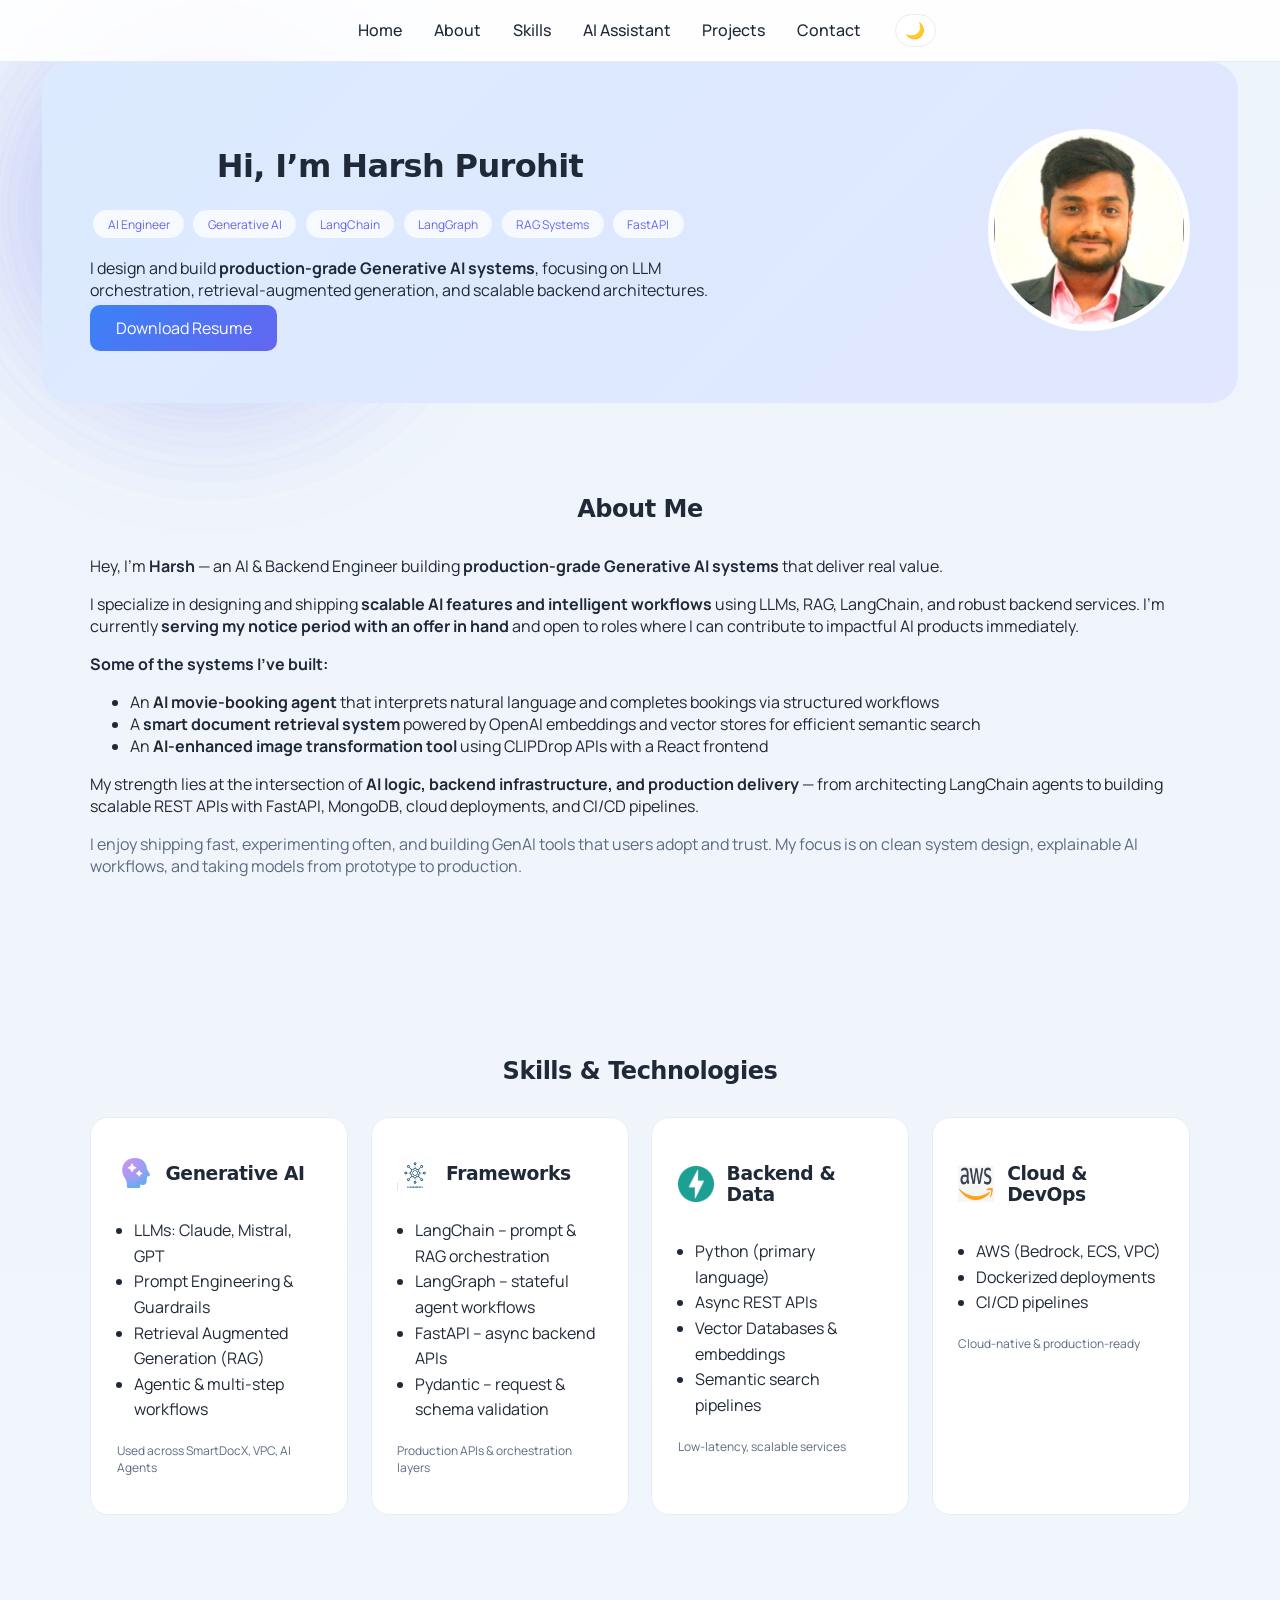
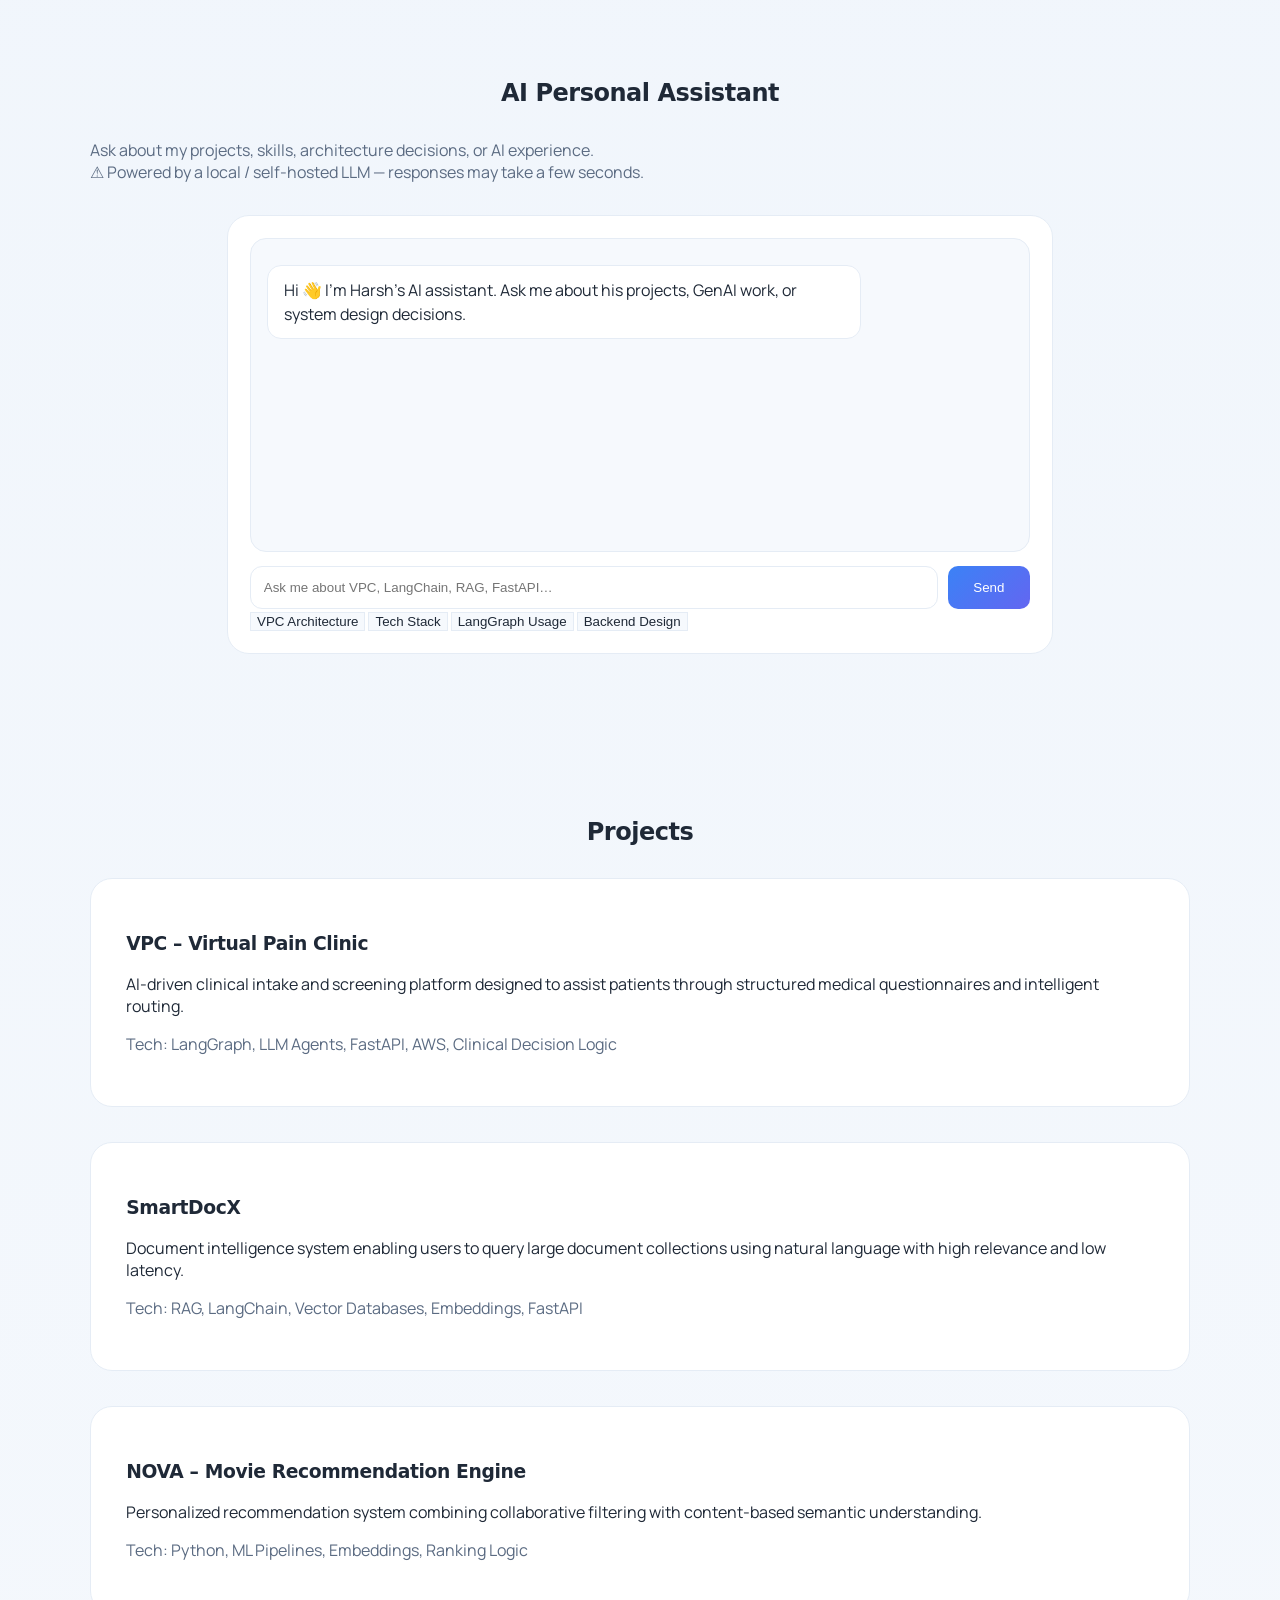
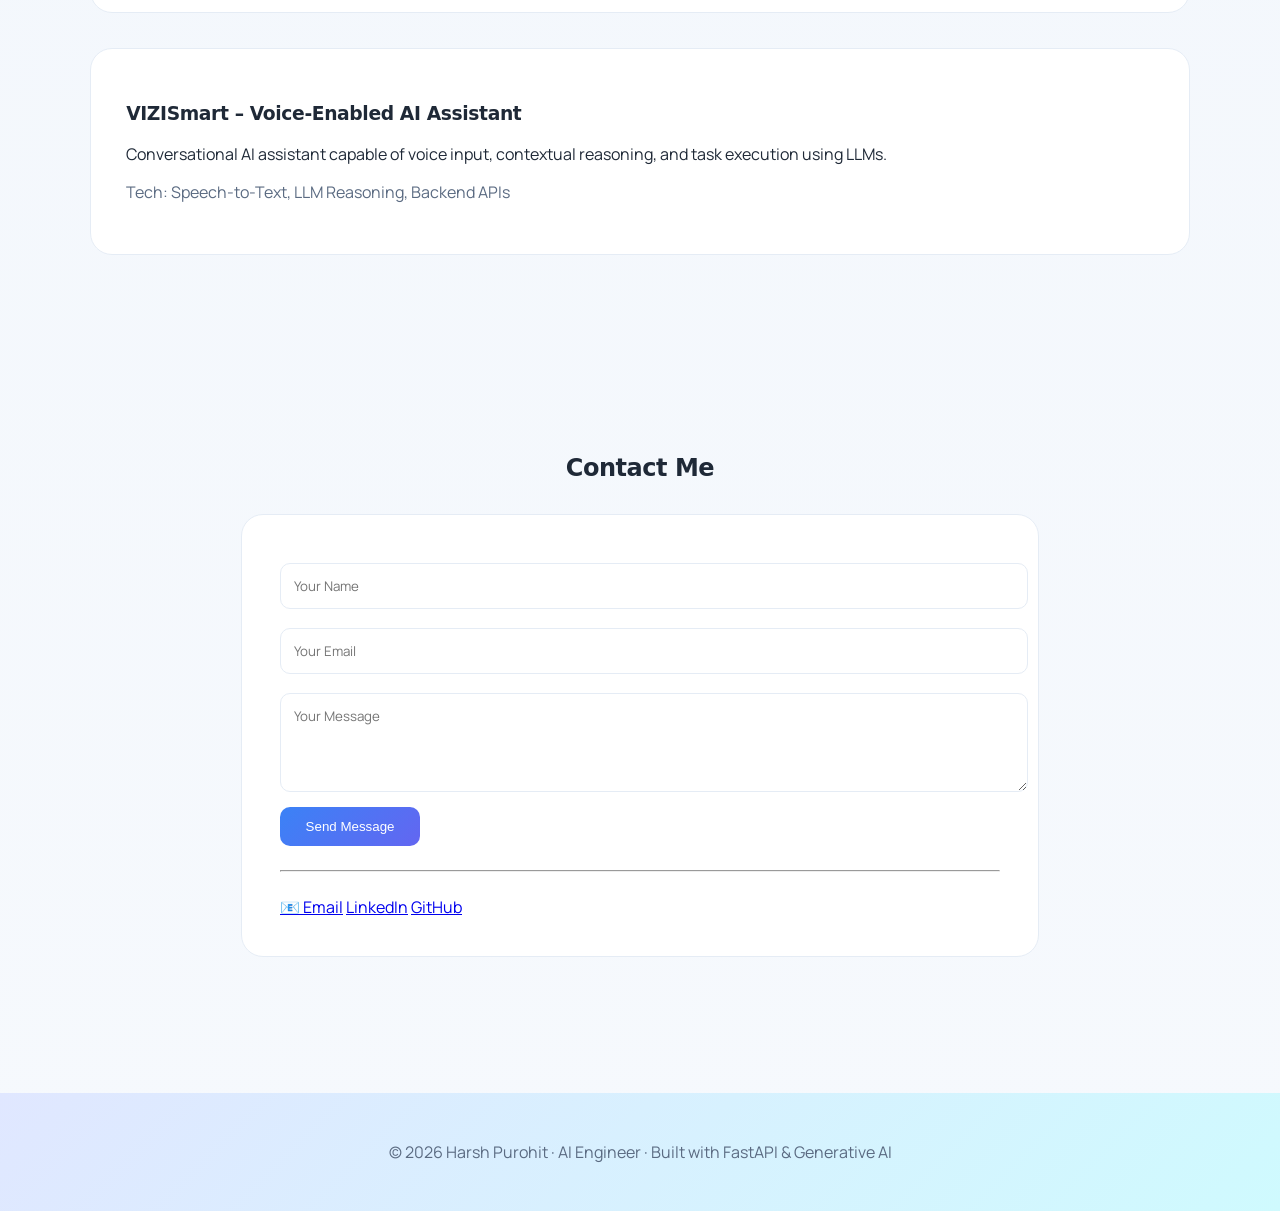
<file: index.html>
<!DOCTYPE html>
<html lang="en">
<head>
<meta charset="UTF-8" />
<meta name="viewport" content="width=device-width, initial-scale=1" />

<!-- ================= SEO ================= -->
<title>Harsh Purohit | AI Engineer & Generative AI Specialist</title>
<meta name="description" content="AI Engineer specializing in Generative AI, LangChain, LangGraph, RAG systems, FastAPI backends, and scalable cloud-native AI platforms." />
<meta name="keywords" content="AI Engineer, Generative AI, LangChain, LangGraph, RAG, FastAPI, Python, LLM, AWS Bedrock" />
<meta name="author" content="Harsh Purohit" />
<meta name="robots" content="index, follow" />

<link rel="canonical" href="https://harshpurohit.ai/" />

<!-- Open Graph -->
<meta property="og:title" content="Harsh Purohit | AI Engineer & GenAI Specialist" />
<meta property="og:description" content="Building production-grade AI systems using LLMs, RAG pipelines, and scalable backend architectures." />
<meta property="og:image" content="assets/profile-pic.jpg" />
<meta property="og:type" content="website" />

<!-- Twitter -->
<meta name="twitter:card" content="summary_large_image" />

<!-- Fonts -->
<link rel="preconnect" href="https://fonts.googleapis.com">
<link rel="preconnect" href="https://fonts.gstatic.com" crossorigin>
<link href="https://fonts.googleapis.com/css2?family=Inter:wght@300;400;500;600;700&display=swap" rel="stylesheet">
<!-- Fonts -->
<link href="https://fonts.cdnfonts.com/css/satoshi" rel="stylesheet">
<link href="https://fonts.googleapis.com/css2?family=Manrope:wght@300;400;500;600;700&display=swap" rel="stylesheet">


<!-- Schema -->
<script type="application/ld+json">
{
  "@context": "https://schema.org",
  "@type": "Person",
  "name": "Harsh Purohit",
  "jobTitle": "AI Engineer & Generative AI Specialist",
  "url": "https://harshpurohit.ai",
  "sameAs": [
    "https://www.linkedin.com/in/harshpurohit13/",
    "https://github.com/harshpurohit13"
  ],
  "knowsAbout": [
    "Generative AI",
    "LangChain",
    "LangGraph",
    "Retrieval Augmented Generation",
    "FastAPI",
    "LLM Systems",
    "AI Architecture"
  ]
}
</script>

<style>
/* =========================================================
   THEME VARIABLES
========================================================= */
:root {
  --bg-main: #eef4fb;
  --bg-soft: #f6f9fd;
  --bg-card: #ffffff;

  --text-main: #1f2937;
  --text-muted: #5b6b82;

  --blue: #3b82f6;
  --indigo: #6366f1;
  --violet: #8b5cf6;

  --border: #e5ecf5;
}

/* ===== DARK MODE VARIABLES ===== */
[data-theme="dark"] {
  --bg-main: #020617;
  --bg-soft: #020617;
  --bg-card: #0f172a;

  --text-main: #e5e7eb;
  --text-muted: #9ca3af;

  --border: #1f2937;
}

/* =========================================================
   BASE
========================================================= */
body {
  margin: 0;
  font-family: 'Manrope', system-ui, -apple-system, BlinkMacSystemFont, sans-serif;
  background: linear-gradient(180deg, var(--bg-main), var(--bg-soft));
  color: var(--text-main);
  scroll-behavior: smooth;
}

h1, h2, h3 {
  font-family: 'Satoshi', system-ui, -apple-system, BlinkMacSystemFont, sans-serif;
  letter-spacing: -0.02em;
}

section,
header {
  padding: 4.5rem 1rem;
  max-width: 1100px;
  margin: auto;
}

h1, h2 { text-align: center; }
h2 { margin-bottom: 2rem; }

.muted { color: var(--text-muted); }

/* =========================================================
   NAVBAR
========================================================= */
nav {
  position: sticky;
  top: 0;
  z-index: 1000;

  display: flex;
  align-items: center;
  justify-content: center;
  gap: 1.2rem;

  padding: .9rem 1.2rem;
  background: rgba(255,255,255,.9);
  backdrop-filter: blur(12px);
  border-bottom: 1px solid var(--border);
}

nav a {
  position: relative;
  margin: 0 .9rem;
  padding: .2rem 0;
  color: var(--text-main);
  text-decoration: none;
  font-weight: 500;
}

nav a::after {
  content: "";
  position: absolute;
  left: 0;
  bottom: -4px;
  width: 0%;
  height: 2px;
  background: linear-gradient(135deg, var(--blue), var(--indigo));
  transition: width .25s ease;
}

nav a:hover,
nav a.active {
  color: var(--blue);
}

nav a:hover::after,
nav a.active::after {
  width: 100%;
}

/* ===== NAV DARK MODE ===== */
[data-theme="dark"] nav {
  background: rgba(15, 23, 42, 0.85);
}

[data-theme="dark"] nav a {
  color: #e5e7eb;
}

/* =========================================================
   THEME TOGGLE
========================================================= */
#theme-toggle {
  background: var(--bg-card);
  border: 1px solid var(--border);
  border-radius: 999px;
  padding: .35rem .6rem;
  cursor: pointer;
  font-size: 1rem;
  color: var(--text-main);

  display: inline-flex;
  align-items: center;
  justify-content: center;
}

#theme-toggle:hover {
  background: var(--bg-soft);
  transform: scale(1.08);
}

[data-theme="dark"] #theme-toggle {
  background: #020617;
  box-shadow: 0 0 12px rgba(59,130,246,.35);
}

/* =========================================================
   HERO
========================================================= */
#hero {
  display: flex;
  flex-wrap: wrap;
  gap: 2rem;
  justify-content: space-between;
  align-items: center;

  background: linear-gradient(135deg, #dbeafe, #e0e7ff);
  border-radius: 28px;
  padding: 4rem 3rem;

  opacity: 0;
  transform: translateY(30px);
  animation: heroEnter 1s ease forwards;
}

[data-theme="dark"] #hero {
  background: #020617;
}

.hero-text { max-width: 620px; }

.hero-photo img {
  width: 190px;
  border-radius: 50%;
  border: 6px solid white;
}

/* ===== HERO BADGES ===== */
.badges span {
  display: inline-block;
  background: var(--bg-soft);
  color: var(--indigo);
  padding: .35rem .9rem;
  border-radius: 999px;
  font-size: .75rem;
  margin: .2rem;
}

[data-theme="dark"] .badges span {
  background: #020617;
  color: #93c5fd;
  border: 1px solid #1e293b;
}

/* =========================================================
   BUTTONS
========================================================= */
.btn {
  background: linear-gradient(135deg, var(--blue), var(--indigo));
  color: white;
  padding: .75rem 1.6rem;
  border-radius: 10px;
  border: none;
  cursor: pointer;
  text-decoration: none;
}

.btn.secondary {
  background: white;
  color: var(--blue);
  border: 1px solid var(--border);
}

[data-theme="dark"] .btn.secondary {
  background: transparent;
  color: #93c5fd;
  border-color: #1e293b;
}

/* =========================================================
   SKILLS
========================================================= */
.skills-grid {
  display: grid;
  grid-template-columns: repeat(auto-fit, minmax(240px,1fr));
  gap: 1.4rem;
}

.skill-card {
  background: var(--bg-card);
  border-radius: 18px;
  padding: 1.6rem;
  border: 1px solid var(--border);

  transition: transform .3s ease, box-shadow .3s ease;
}

.skill-card:hover {
  transform: translateY(-6px);
  box-shadow: 0 20px 40px rgba(99,102,241,.15);
}

/* =========================================================
   PROJECTS
========================================================= */
.project-card {
  background: var(--bg-card);
  border-radius: 22px;
  padding: 2.2rem;
  margin-bottom: 2.2rem;
  border: 1px solid var(--border);
}

/* =========================================================
   AI ASSISTANT
========================================================= */
.assistant-card {
  max-width: 780px;
  margin: 2rem auto 0;
  background: var(--bg-card);
  border-radius: 22px;
  padding: 1.4rem;
  border: 1px solid var(--border);
}

#messages {
  min-height: 280px;
  padding: 1rem;
  background: var(--bg-soft);
  border-radius: 16px;
  overflow-y: auto;
}

/* =========================================================
   CONTACT
========================================================= */
.contact-box {
  background: var(--bg-card);
  border-radius: 22px;
  padding: 2.4rem;
  max-width: 720px;
  margin: auto;
  border: 1px solid var(--border);
}

.contact-box input,
.contact-box textarea {
  width: 100%;
  padding: .8rem;
  margin: .6rem 0;
  border-radius: 10px;
  border: 1px solid var(--border);
  font-family: inherit;
}

/* =========================================================
   SCROLL REVEAL
========================================================= */
.reveal {
  opacity: 0;
  transform: translateY(40px);
  transition: opacity .8s ease, transform .8s ease;
}

.reveal.visible {
  opacity: 1;
  transform: translateY(0);
}

/* =========================================================
   BACKGROUND BLOBS
========================================================= */
.bg-blobs {
  position: fixed;
  inset: 0;
  z-index: -1;
  overflow: hidden;
}

.bg-blobs span {
  position: absolute;
  width: 420px;
  height: 420px;
  background: radial-gradient(circle, rgba(99,102,241,.35), transparent 70%);
  filter: blur(80px);
  animation: float 16s infinite alternate ease-in-out;
}

[data-theme="dark"] .bg-blobs {
  display: none;
}

/* =========================================================
   FOOTER
========================================================= */
footer {
  background: linear-gradient(135deg, #e0e7ff, #cffafe);
  text-align: center;
  padding: 2rem;
  margin-top: 4rem;
  color: var(--text-muted);
}

[data-theme="dark"] footer {
  background: #020617;
  color: #9ca3af;
}

/* ===== Skills visual restore ===== */
.skill-visual {
  display: flex;
  flex-direction: column;
}

.skill-header {
  display: flex;
  align-items: center;
  gap: .8rem;
  margin-bottom: .6rem;
}

.skill-header img {
  width: 36px;
  height: 36px;
  opacity: .9;
}

.skill-card ul {
  padding-left: 1.1rem;
  line-height: 1.6;
  margin: .4rem 0;
}

.skill-foot {
  margin-top: .8rem;
  font-size: .75rem;
  color: var(--text-muted);
}

/* Dark mode skill text */
[data-theme="dark"] .skill-card ul li {
  color: #e5e7eb;
}

/* ===== AI Assistant restore ===== */
#messages {
  background: var(--bg-soft);
  border: 1px solid var(--border);
}

.message {
  display: flex;
  margin: .6rem 0;
}

.message.bot {
  justify-content: flex-start;
}

.message.user {
  justify-content: flex-end;
}

.bubble {
  padding: .75rem 1rem;
  border-radius: 14px;
  max-width: 75%;
  line-height: 1.5;
  white-space: pre-wrap;
}

/* Bot bubble */
.message.bot .bubble {
  background: var(--bg-card);
  border: 1px solid var(--border);
  color: var(--text-main);
}

/* User bubble */
.message.user .bubble {
  background: linear-gradient(135deg, var(--blue), var(--violet));
  color: white;
}


/* ===== Prompt chips restore ===== */
.prompt-chips button {
  background: var(--bg-soft);
  border: 1px solid var(--border);
  color: var(--text-main);
}

.prompt-chips button:hover {
  background: #e0e7ff;
}

/* Dark mode */
[data-theme="dark"] .prompt-chips button {
  background: #020617;
  color: #93c5fd;
  border-color: #1e293b;
}


.chat-input-bar {
  display: flex;
  gap: .6rem;
  margin-top: .9rem;
}

.chat-input-bar input {
  flex: 1;
  padding: .8rem;
  border-radius: 12px;
  border: 1px solid var(--border);
  background: var(--bg-card);
  color: var(--text-main);
}


/* =========================================================
   ANIMATIONS
========================================================= */
@keyframes heroEnter {
  to { opacity: 1; transform: translateY(0); }
}

@keyframes float {
  from { transform: translate(0,0); }
  to { transform: translate(40px,-60px); }
}


</style>
</head>

<body>

<nav>
  <div class="nav-links">
    <a href="#hero">Home</a>
    <a href="#about">About</a>
    <a href="#skills">Skills</a>
    <a href="#assistant">AI Assistant</a>
    <a href="#projects">Projects</a>
    <a href="#contact">Contact</a>
  </div>

  <button id="theme-toggle">🌙</button>
</nav>


</nav>

<div class="bg-blobs">
  <span></span>
  <span></span>
  <span></span>
</div>


<!-- HERO -->
<header id="hero">
  <div class="hero-text">
    <h1>Hi, I’m Harsh Purohit</h1>
    <div class="badges">
      <span>AI Engineer</span>
      <span>Generative AI</span>
      <span>LangChain</span>
      <span>LangGraph</span>
      <span>RAG Systems</span>
      <span>FastAPI</span>
    </div>
    <p>
      I design and build <strong>production-grade Generative AI systems</strong>,
      focusing on LLM orchestration, retrieval-augmented generation, and scalable backend architectures.
    </p>
    <a href="assets/Harsh_Purohit_Resume.pdf" class="btn">Download Resume</a>
  </div>
  <div class="hero-photo">
    <img src="assets/profile-pic.jpg" alt="Harsh Purohit" loading="lazy">
  </div>
</header>

<!-- ABOUT -->
<section id="about" class="reveal">
  <h2>About Me</h2>

  <p>
    Hey, I’m <strong>Harsh</strong> — an AI & Backend Engineer building
    <strong>production-grade Generative AI systems</strong> that deliver real value.
  </p>

  <p>
    I specialize in designing and shipping
    <strong>scalable AI features and intelligent workflows</strong>
    using LLMs, RAG, LangChain, and robust backend services.
    I’m currently <strong>serving my notice period with an offer in hand</strong>
    and open to roles where I can contribute to impactful AI products immediately.
  </p>

  <p><strong>Some of the systems I’ve built:</strong></p>

  <ul>
    <li>
      An <strong>AI movie-booking agent</strong> that interprets natural language
      and completes bookings via structured workflows
    </li>
    <li>
      A <strong>smart document retrieval system</strong> powered by OpenAI embeddings
      and vector stores for efficient semantic search
    </li>
    <li>
      An <strong>AI-enhanced image transformation tool</strong> using CLIPDrop APIs
      with a React frontend
    </li>
  </ul>

  <p>
    My strength lies at the intersection of
    <strong>AI logic, backend infrastructure, and production delivery</strong> —
    from architecting LangChain agents to building scalable REST APIs with FastAPI,
    MongoDB, cloud deployments, and CI/CD pipelines.
  </p>

  <p class="muted">
    I enjoy shipping fast, experimenting often, and building GenAI tools that users
    adopt and trust. My focus is on clean system design, explainable AI workflows,
    and taking models from prototype to production.
  </p>
</section>


<!-- SKILLS -->
<section id="skills" class="reveal">
  <h2>Skills & Technologies</h2>

  <div class="skills-grid">

    <!-- Generative AI -->
    <div class="skill-card skill-visual">
      <div class="skill-header">
        <img src="assets/ai.png" alt="Generative AI">
        <h3>Generative AI</h3>
      </div>
      <ul>
        <li>LLMs: Claude, Mistral, GPT</li>
        <li>Prompt Engineering & Guardrails</li>
        <li>Retrieval Augmented Generation (RAG)</li>
        <li>Agentic & multi-step workflows</li>
      </ul>
      <p class="skill-foot">Used across SmartDocX, VPC, AI Agents</p>
    </div>

    <!-- Frameworks -->
    <div class="skill-card skill-visual">
      <div class="skill-header">
        <img src="assets/framework.jpg" alt="Frameworks">
        <h3>Frameworks</h3>
      </div>
      <ul>
        <li>LangChain – prompt & RAG orchestration</li>
        <li>LangGraph – stateful agent workflows</li>
        <li>FastAPI – async backend APIs</li>
        <li>Pydantic – request & schema validation</li>
      </ul>
      <p class="skill-foot">Production APIs & orchestration layers</p>
    </div>

    <!-- Backend & Data -->
    <div class="skill-card skill-visual">
      <div class="skill-header">
        <img src="assets/fastapi.png" alt="Backend">
        <h3>Backend & Data</h3>
      </div>
      <ul>
        <li>Python (primary language)</li>
        <li>Async REST APIs</li>
        <li>Vector Databases & embeddings</li>
        <li>Semantic search pipelines</li>
      </ul>
      <p class="skill-foot">Low-latency, scalable services</p>
    </div>

    <!-- Cloud & DevOps -->
    <div class="skill-card skill-visual">
      <div class="skill-header">
        <img src="assets/aws.png" alt="Cloud & DevOps">
        <h3>Cloud & DevOps</h3>
      </div>
      <ul>
        <li>AWS (Bedrock, ECS, VPC)</li>
        <li>Dockerized deployments</li>
        <li>CI/CD pipelines</li>
      </ul>
      <p class="skill-foot">Cloud-native & production-ready</p>
    </div>

  </div>
</section>


<!-- AI ASSISTANT -->
<section id="assistant" class="reveal">
  <h2>AI Personal Assistant</h2>
  <p class="muted">
    Ask about my projects, skills, architecture decisions, or AI experience.
    <br>
    ⚠️ Powered by a local / self-hosted LLM — responses may take a few seconds.
  </p>

  <div class="assistant-card">
    <div id="messages"></div>
    <div id="typing-indicator" class="muted"></div>

    <div class="chat-input-bar">
      <input
        id="question"
        type="text"
        placeholder="Ask me about VPC, LangChain, RAG, FastAPI…"
      />
      <button id="send-btn" class="btn">Send</button>
    </div>
    <div class="prompt-chips">
    <button onclick="sendChip('Explain VPC architecture')">VPC Architecture</button>
    <button onclick="sendChip('What tech stack is used?')">Tech Stack</button>
    <button onclick="sendChip('How is LangGraph used?')">LangGraph Usage</button>
    <button onclick="sendChip('Explain backend design')">Backend Design</button>
  </div>

  </div>
</section>


<!-- PROJECTS -->
<section id="projects" class="reveal">
  <h2>Projects</h2>

  <div class="project-card">
    <h3>VPC – Virtual Pain Clinic</h3>
    <p>
      AI-driven clinical intake and screening platform designed to assist patients
      through structured medical questionnaires and intelligent routing.
    </p>
    <p class="muted">
      Tech: LangGraph, LLM Agents, FastAPI, AWS, Clinical Decision Logic
    </p>
  </div>

  <div class="project-card">
    <h3>SmartDocX</h3>
    <p>
      Document intelligence system enabling users to query large document collections
      using natural language with high relevance and low latency.
    </p>
    <p class="muted">
      Tech: RAG, LangChain, Vector Databases, Embeddings, FastAPI
    </p>
  </div>

  <div class="project-card">
    <h3>NOVA – Movie Recommendation Engine</h3>
    <p>
      Personalized recommendation system combining collaborative filtering
      with content-based semantic understanding.
    </p>
    <p class="muted">
      Tech: Python, ML Pipelines, Embeddings, Ranking Logic
    </p>
  </div>

  <div class="project-card">
    <h3>VIZISmart – Voice-Enabled AI Assistant</h3>
    <p>
      Conversational AI assistant capable of voice input, contextual reasoning,
      and task execution using LLMs.
    </p>
    <p class="muted">
      Tech: Speech-to-Text, LLM Reasoning, Backend APIs
    </p>
  </div>
</section>

<!-- CONTACT -->
<section id="contact" class="reveal">
  <h2>Contact Me</h2>

  <div class="contact-box">
    <form action="mailto:er.harshpurohit@gmail.com" method="POST" enctype="text/plain">
      <input type="text" name="name" placeholder="Your Name" required />
      <input type="email" name="email" placeholder="Your Email" required />
      <textarea name="message" rows="4" placeholder="Your Message"></textarea>
      <button class="btn" type="submit">Send Message</button>
    </form>

    <hr style="margin:1.5rem 0">

    <div class="contact-links">
      <a href="mailto:er.harshpurohit@gmail.com">📧 Email</a>
      <a href="https://www.linkedin.com/in/harshpurohit13/" target="_blank">LinkedIn</a>
      <a href="https://github.com/harshpurohit13" target="_blank">GitHub</a>
    </div>
  </div>
</section>

<footer>
  <p>© 2026 Harsh Purohit · AI Engineer · Built with FastAPI & Generative AI</p>
</footer>
<script>
const messagesEl = document.getElementById("messages");
const typingEl = document.getElementById("typing-indicator");
const inputEl = document.getElementById("question");
const sendBtn = document.getElementById("send-btn");

const API_URL =
  location.port === "5500"
    ? "http://127.0.0.1:8000/ask"
    : "/ask";


function addMessage(text, sender) {
  const msg = document.createElement("div");
  msg.className = "message " + sender;

  const bubble = document.createElement("div");
  bubble.className = "bubble";
  bubble.textContent = text;

  msg.appendChild(bubble);
  messagesEl.appendChild(msg);
  messagesEl.scrollTop = messagesEl.scrollHeight;
}

function sendChip(text) {
  document.getElementById("question").value = text;
  sendMessage();
}

const revealEls = document.querySelectorAll(".reveal");

const revealObserver = new IntersectionObserver(
  entries => {
    entries.forEach(entry => {
      if (entry.isIntersecting) {
        entry.target.classList.add("visible");
      }
    });
  },
  { threshold: 0.15 }
);

revealEls.forEach(el => revealObserver.observe(el));


async function sendMessage() {
  const q = inputEl.value.trim();
  if (!q) return;

  addMessage(q, "user");
  inputEl.value = "";
  sendBtn.disabled = true;
  typingEl.textContent = "🤖 Thinking…";

  try {
    const res = await fetch(API_URL, {
      method: "POST",
      headers: { "Content-Type": "application/json" },
      body: JSON.stringify({ question: q })
    });

    const data = await res.json();
    addMessage(data.answer || "No response received.", "bot");
  } catch (e) {
    addMessage("AI backend unavailable right now.", "bot");
  } finally {
    typingEl.textContent = "";
    sendBtn.disabled = false;
  }
}

sendBtn.onclick = sendMessage;

inputEl.addEventListener("keydown", e => {
  if (e.key === "Enter") sendMessage();
});

window.onload = () => {
  addMessage(
    "Hi 👋 I’m Harsh’s AI assistant. Ask me about his projects, GenAI work, or system design decisions.",
    "bot"
  );
};

const toggleBtn = document.getElementById("theme-toggle");
const root = document.documentElement;

// Load saved preference
const savedTheme = localStorage.getItem("theme");
if (savedTheme) {
  root.setAttribute("data-theme", savedTheme);
  toggleBtn.textContent = savedTheme === "dark" ? "☀️" : "🌙";
}

toggleBtn.onclick = () => {
  const current = root.getAttribute("data-theme");
  const next = current === "dark" ? "light" : "dark";

  root.setAttribute("data-theme", next);
  localStorage.setItem("theme", next);
  toggleBtn.textContent = next === "dark" ? "☀️" : "🌙";
};

</script>

</body>
</html>
</file>
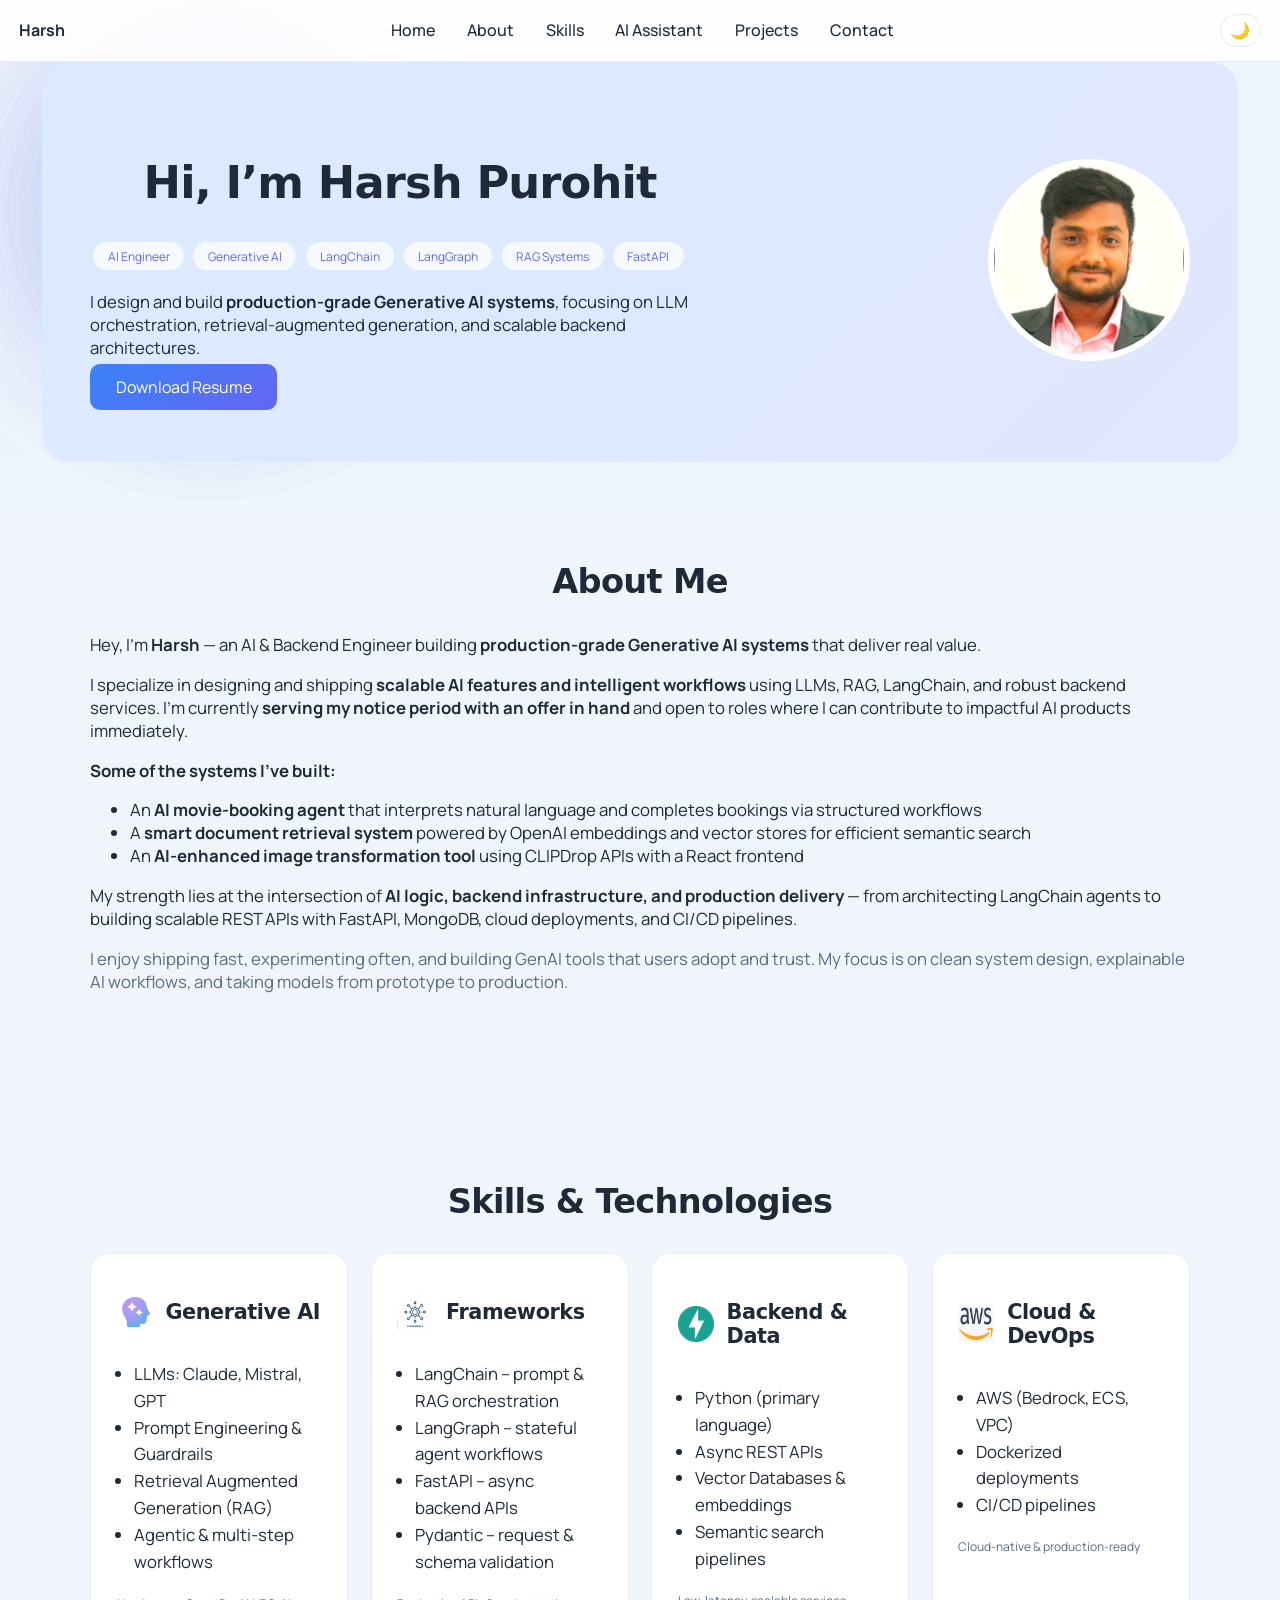
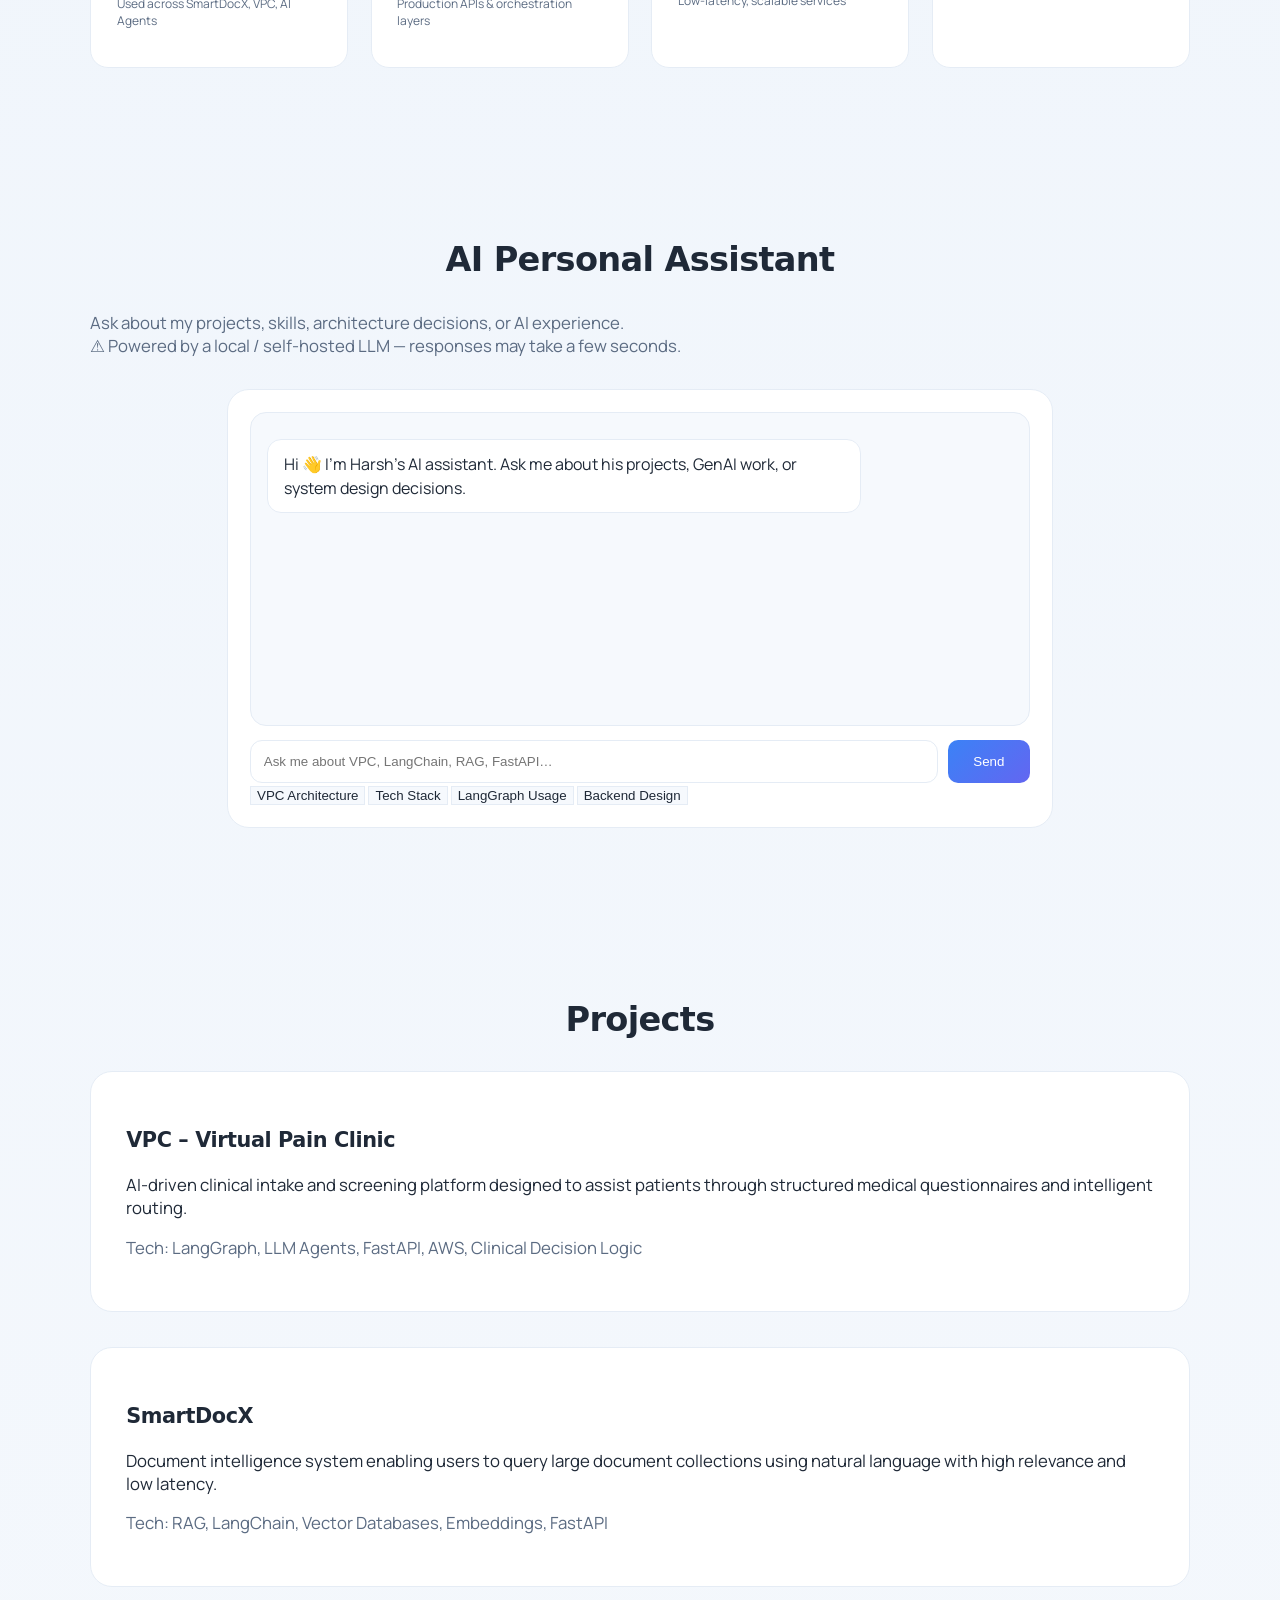
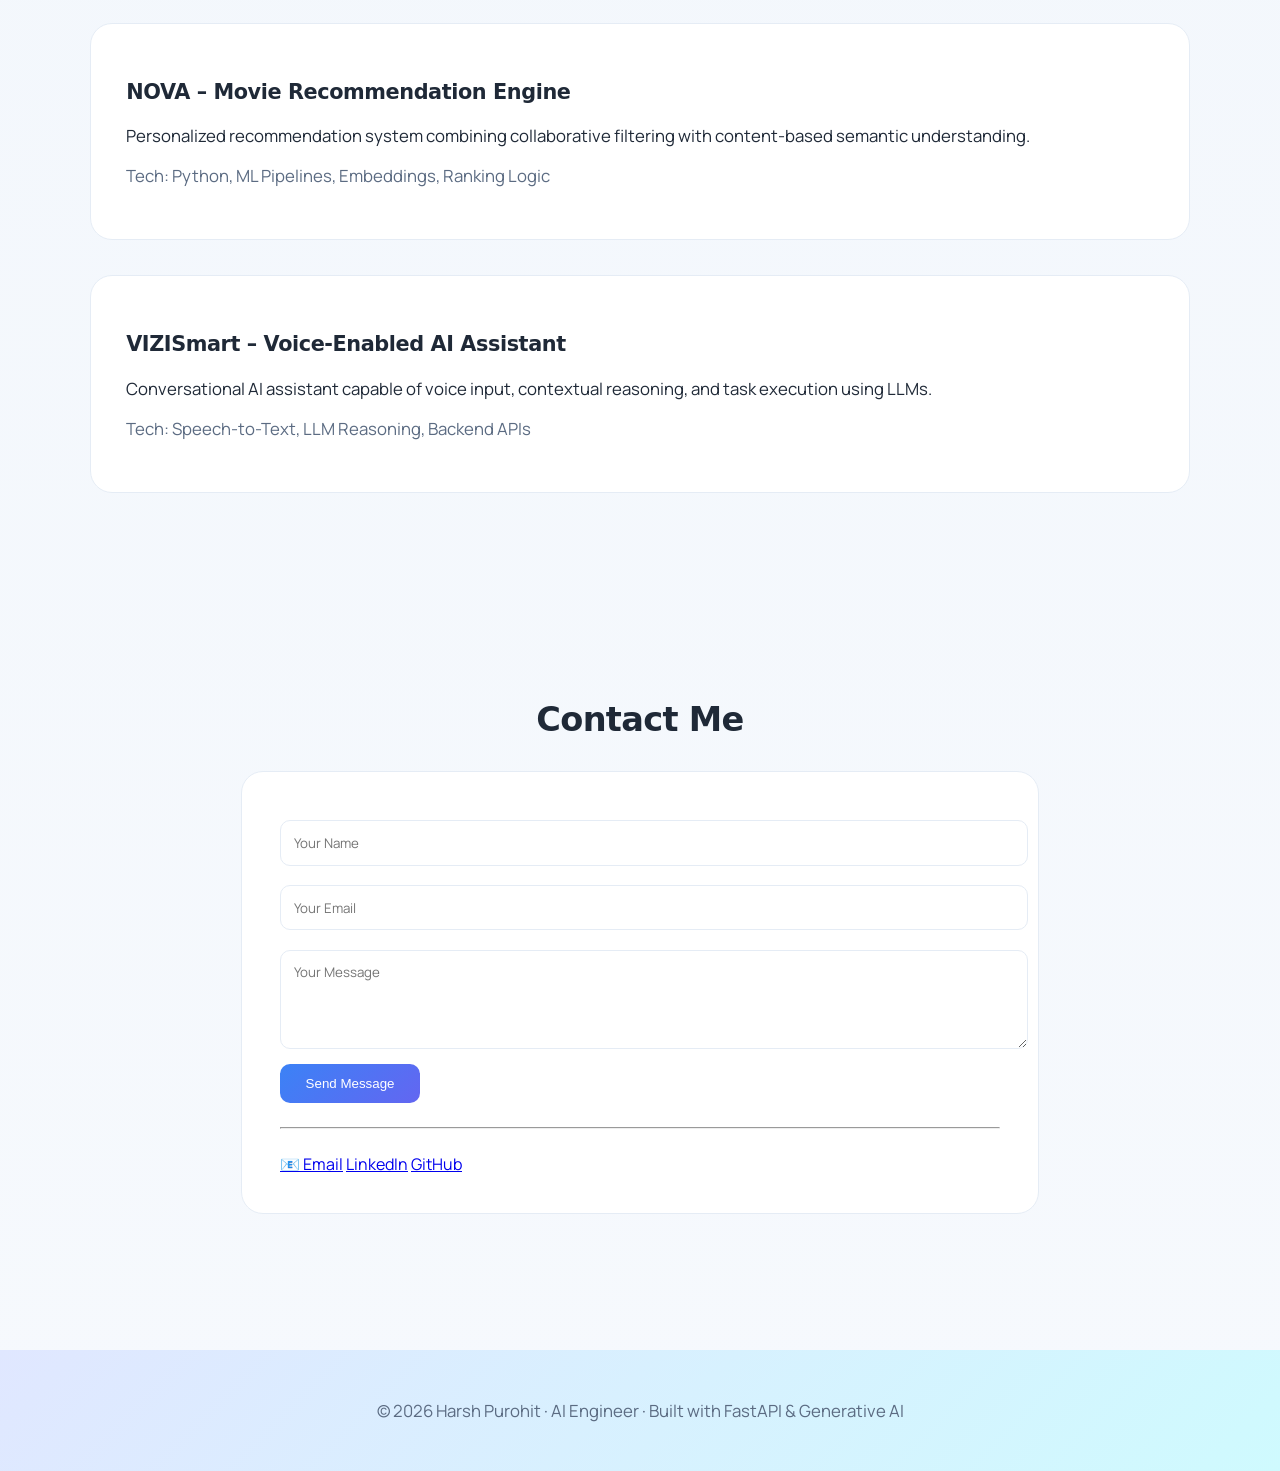
<file: portfolio-frontend/index.html>
<!DOCTYPE html>
<html lang="en">
<head>
<meta charset="UTF-8" />
<meta name="viewport" content="width=device-width, initial-scale=1" />

<!-- ================= SEO ================= -->
<title>Harsh Purohit | AI Engineer & Generative AI Specialist</title>
<meta name="description" content="AI Engineer specializing in Generative AI, LangChain, LangGraph, RAG systems, FastAPI backends, and scalable cloud-native AI platforms." />
<meta name="keywords" content="AI Engineer, Generative AI, LangChain, LangGraph, RAG, FastAPI, Python, LLM, AWS Bedrock" />
<meta name="author" content="Harsh Purohit" />
<meta name="robots" content="index, follow" />

<link rel="canonical" href="https://harshpurohit.ai/" />

<!-- Open Graph -->
<meta property="og:title" content="Harsh Purohit | AI Engineer & GenAI Specialist" />
<meta property="og:description" content="Building production-grade AI systems using LLMs, RAG pipelines, and scalable backend architectures." />
<meta property="og:image" content="assets/profile-pic.jpg" />
<meta property="og:type" content="website" />

<!-- Twitter -->
<meta name="twitter:card" content="summary_large_image" />

<!-- Fonts -->
<link rel="preconnect" href="https://fonts.googleapis.com">
<link rel="preconnect" href="https://fonts.gstatic.com" crossorigin>
<link href="https://fonts.googleapis.com/css2?family=Inter:wght@300;400;500;600;700&display=swap" rel="stylesheet">
<!-- Fonts -->
<link href="https://fonts.cdnfonts.com/css/satoshi" rel="stylesheet">
<link href="https://fonts.googleapis.com/css2?family=Manrope:wght@300;400;500;600;700&display=swap" rel="stylesheet">


<!-- Schema -->
<script type="application/ld+json">
{
  "@context": "https://schema.org",
  "@type": "Person",
  "name": "Harsh Purohit",
  "jobTitle": "AI Engineer & Generative AI Specialist",
  "url": "https://harshpurohit.ai",
  "sameAs": [
    "https://www.linkedin.com/in/harshpurohit13/",
    "https://github.com/harshpurohit13"
  ],
  "knowsAbout": [
    "Generative AI",
    "LangChain",
    "LangGraph",
    "Retrieval Augmented Generation",
    "FastAPI",
    "LLM Systems",
    "AI Architecture"
  ]
}
</script>

<style>
/* =========================================================
   THEME VARIABLES
========================================================= */
:root {
  --bg-main: #eef4fb;
  --bg-soft: #f6f9fd;
  --bg-card: #ffffff;

  --text-main: #1f2937;
  --text-muted: #5b6b82;

  --blue: #3b82f6;
  --indigo: #6366f1;
  --violet: #8b5cf6;

  --border: #e5ecf5;
}

/* ===== DARK MODE VARIABLES ===== */
[data-theme="dark"] {
  --bg-main: #020617;
  --bg-soft: #020617;
  --bg-card: #0f172a;

  --text-main: #e5e7eb;
  --text-muted: #9ca3af;

  --border: #1f2937;
}

/* =========================================================
   BASE
========================================================= */
body {
  margin: 0;
  font-family: 'Manrope', system-ui, -apple-system, BlinkMacSystemFont, sans-serif;
  background: linear-gradient(180deg, var(--bg-main), var(--bg-soft));
  color: var(--text-main);
  scroll-behavior: smooth;
}

h1, h2, h3 {
  font-family: 'Satoshi', system-ui, -apple-system, BlinkMacSystemFont, sans-serif;
  letter-spacing: -0.02em;
}

section,
header {
  padding: 4.5rem 1rem;
  max-width: 1100px;
  margin: auto;
}

h1, h2 { text-align: center; }
h2 { margin-bottom: 2rem; }

.muted { color: var(--text-muted); }

/* =========================================================
   NAVBAR
========================================================= */
nav {
  position: sticky;
  top: 0;
  z-index: 1000;

  display: flex;
  align-items: center;
  justify-content: center;
  gap: 1.2rem;

  padding: .9rem 1.2rem;
  background: rgba(255,255,255,.9);
  backdrop-filter: blur(12px);
  border-bottom: 1px solid var(--border);
}

nav a {
  position: relative;
  margin: 0 .9rem;
  padding: .2rem 0;
  color: var(--text-main);
  text-decoration: none;
  font-weight: 500;
}

nav a::after {
  content: "";
  position: absolute;
  left: 0;
  bottom: -4px;
  width: 0%;
  height: 2px;
  background: linear-gradient(135deg, var(--blue), var(--indigo));
  transition: width .25s ease;
}

nav a:hover,
nav a.active {
  color: var(--blue);
}

nav a:hover::after,
nav a.active::after {
  width: 100%;
}

/* ===== NAV DARK MODE ===== */
[data-theme="dark"] nav {
  background: rgba(15, 23, 42, 0.85);
}

[data-theme="dark"] nav a {
  color: #e5e7eb;
}

/* =========================================================
   THEME TOGGLE
========================================================= */
#theme-toggle {
  background: var(--bg-card);
  border: 1px solid var(--border);
  border-radius: 999px;
  padding: .35rem .6rem;
  cursor: pointer;
  font-size: 1rem;
  color: var(--text-main);

  display: inline-flex;
  align-items: center;
  justify-content: center;
}

#theme-toggle:hover {
  background: var(--bg-soft);
  transform: scale(1.08);
}

[data-theme="dark"] #theme-toggle {
  background: #020617;
  box-shadow: 0 0 12px rgba(59,130,246,.35);
}

/* =========================================================
   HERO
========================================================= */
#hero {
  display: flex;
  flex-wrap: wrap;
  gap: 2rem;
  justify-content: space-between;
  align-items: center;

  background: linear-gradient(135deg, #dbeafe, #e0e7ff);
  border-radius: 28px;
  padding: 4rem 3rem;

  opacity: 0;
  transform: translateY(30px);
  animation: heroEnter 1s ease forwards;
}

[data-theme="dark"] #hero {
  background: #020617;
}

.hero-text { max-width: 620px; }

.hero-photo img {
  width: 190px;
  border-radius: 50%;
  border: 6px solid white;
}

/* ===== HERO BADGES ===== */
.badges span {
  display: inline-block;
  background: var(--bg-soft);
  color: var(--indigo);
  padding: .35rem .9rem;
  border-radius: 999px;
  font-size: .75rem;
  margin: .2rem;
}

[data-theme="dark"] .badges span {
  background: #020617;
  color: #93c5fd;
  border: 1px solid #1e293b;
}

/* =========================================================
   BUTTONS
========================================================= */
.btn {
  background: linear-gradient(135deg, var(--blue), var(--indigo));
  color: white;
  padding: .75rem 1.6rem;
  border-radius: 10px;
  border: none;
  cursor: pointer;
  text-decoration: none;
}

.btn.secondary {
  background: white;
  color: var(--blue);
  border: 1px solid var(--border);
}

[data-theme="dark"] .btn.secondary {
  background: transparent;
  color: #93c5fd;
  border-color: #1e293b;
}

/* =========================================================
   SKILLS
========================================================= */
.skills-grid {
  display: grid;
  grid-template-columns: repeat(auto-fit, minmax(240px,1fr));
  gap: 1.4rem;
}

.skill-card {
  background: var(--bg-card);
  border-radius: 18px;
  padding: 1.6rem;
  border: 1px solid var(--border);

  transition: transform .3s ease, box-shadow .3s ease;
}

.skill-card:hover {
  transform: translateY(-6px);
  box-shadow: 0 20px 40px rgba(99,102,241,.15);
}

/* =========================================================
   PROJECTS
========================================================= */
.project-card {
  background: var(--bg-card);
  border-radius: 22px;
  padding: 2.2rem;
  margin-bottom: 2.2rem;
  border: 1px solid var(--border);
}

/* =========================================================
   AI ASSISTANT
========================================================= */
.assistant-card {
  max-width: 780px;
  margin: 2rem auto 0;
  background: var(--bg-card);
  border-radius: 22px;
  padding: 1.4rem;
  border: 1px solid var(--border);
}

#messages {
  min-height: 280px;
  padding: 1rem;
  background: var(--bg-soft);
  border-radius: 16px;
  overflow-y: auto;
}

/* =========================================================
   CONTACT
========================================================= */
.contact-box {
  background: var(--bg-card);
  border-radius: 22px;
  padding: 2.4rem;
  max-width: 720px;
  margin: auto;
  border: 1px solid var(--border);
}

.contact-box input,
.contact-box textarea {
  width: 100%;
  padding: .8rem;
  margin: .6rem 0;
  border-radius: 10px;
  border: 1px solid var(--border);
  font-family: inherit;
}

/* =========================================================
   SCROLL REVEAL
========================================================= */
.reveal {
  opacity: 0;
  transform: translateY(40px);
  transition: opacity .8s ease, transform .8s ease;
}

.reveal.visible {
  opacity: 1;
  transform: translateY(0);
}

/* =========================================================
   BACKGROUND BLOBS
========================================================= */
.bg-blobs {
  position: fixed;
  inset: 0;
  z-index: -1;
  overflow: hidden;
}

.bg-blobs span {
  position: absolute;
  width: 420px;
  height: 420px;
  background: radial-gradient(circle, rgba(99,102,241,.35), transparent 70%);
  filter: blur(80px);
  animation: float 16s infinite alternate ease-in-out;
}

[data-theme="dark"] .bg-blobs {
  display: none;
}

/* =========================================================
   FOOTER
========================================================= */
footer {
  background: linear-gradient(135deg, #e0e7ff, #cffafe);
  text-align: center;
  padding: 2rem;
  margin-top: 4rem;
  color: var(--text-muted);
}

[data-theme="dark"] footer {
  background: #020617;
  color: #9ca3af;
}

nav {
  justify-content: space-between;
}

.nav-brand {
  font-weight: 700;
  font-size: 1rem;
}

#menu-toggle {
  display: none;
  background: none;
  border: none;
  font-size: 1.4rem;
  cursor: pointer;
  color: var(--text-main);
}

/* ===== MOBILE NAV ===== */
@media (max-width: 768px) {
  #menu-toggle {
    display: block;
  }

  .nav-links {
    position: absolute;
    top: 64px;
    left: 0;
    right: 0;
    background: var(--bg-card);
    border-bottom: 1px solid var(--border);
    display: none;
    flex-direction: column;
    align-items: center;
    padding: 1rem 0;
  }

  .nav-links a {
    padding: .6rem 0;
    font-size: .95rem;
  }

  .nav-links.open {
    display: flex;
  }
}

[data-theme="dark"] .nav-links {
  background: #020617;
}

@media (max-width: 768px) {
  #hero {
    padding: 2.5rem 1.5rem;
    text-align: center;
  }

  .hero-text {
    max-width: 100%;
  }

  .hero-photo img {
    width: 150px;
  }

  .badges {
    justify-content: center;
  }
}


h1 {
  font-size: clamp(2rem, 5vw, 2.8rem);
}

h2 {
  font-size: clamp(1.5rem, 4vw, 2.1rem);
}

h3 {
  font-size: clamp(1.1rem, 3vw, 1.3rem);
}

p, li {
  font-size: clamp(.95rem, 2.5vw, 1.05rem);
}


@media (max-width: 768px) {
  .chat-input-bar {
    flex-direction: column;
  }

  .chat-input-bar button {
    width: 100%;
  }

  .bubble {
    max-width: 90%;
  }
}


/* ===== Skills visual restore ===== */
.skill-visual {
  display: flex;
  flex-direction: column;
}

.skill-header {
  display: flex;
  align-items: center;
  gap: .8rem;
  margin-bottom: .6rem;
}

.skill-header img {
  width: 36px;
  height: 36px;
  opacity: .9;
}

.skill-card ul {
  padding-left: 1.1rem;
  line-height: 1.6;
  margin: .4rem 0;
}

.skill-foot {
  margin-top: .8rem;
  font-size: .75rem;
  color: var(--text-muted);
}

/* Dark mode skill text */
[data-theme="dark"] .skill-card ul li {
  color: #e5e7eb;
}

/* ===== AI Assistant restore ===== */
#messages {
  background: var(--bg-soft);
  border: 1px solid var(--border);
}

.message {
  display: flex;
  margin: .6rem 0;
}

.message.bot {
  justify-content: flex-start;
}

.message.user {
  justify-content: flex-end;
}

.bubble {
  padding: .75rem 1rem;
  border-radius: 14px;
  max-width: 75%;
  line-height: 1.5;
  white-space: pre-wrap;
}

/* Bot bubble */
.message.bot .bubble {
  background: var(--bg-card);
  border: 1px solid var(--border);
  color: var(--text-main);
}

/* User bubble */
.message.user .bubble {
  background: linear-gradient(135deg, var(--blue), var(--violet));
  color: white;
}


/* ===== Prompt chips restore ===== */
.prompt-chips button {
  background: var(--bg-soft);
  border: 1px solid var(--border);
  color: var(--text-main);
}

.prompt-chips button:hover {
  background: #e0e7ff;
}

/* Dark mode */
[data-theme="dark"] .prompt-chips button {
  background: #020617;
  color: #93c5fd;
  border-color: #1e293b;
}


.chat-input-bar {
  display: flex;
  gap: .6rem;
  margin-top: .9rem;
}

.chat-input-bar input {
  flex: 1;
  padding: .8rem;
  border-radius: 12px;
  border: 1px solid var(--border);
  background: var(--bg-card);
  color: var(--text-main);
}


/* =========================================================
   ANIMATIONS
========================================================= */
@keyframes heroEnter {
  to { opacity: 1; transform: translateY(0); }
}

@keyframes float {
  from { transform: translate(0,0); }
  to { transform: translate(40px,-60px); }
}


</style>
</head>

<body>

<nav>
  <div class="nav-brand">Harsh</div>

  <button id="menu-toggle" aria-label="Toggle menu">☰</button>

  <div class="nav-links" id="nav-links">
    <a href="#hero">Home</a>
    <a href="#about">About</a>
    <a href="#skills">Skills</a>
    <a href="#assistant">AI Assistant</a>
    <a href="#projects">Projects</a>
    <a href="#contact">Contact</a>
  </div>

  <button id="theme-toggle">🌙</button>
</nav>

<div class="bg-blobs">
  <span></span>
  <span></span>
  <span></span>
</div>


<!-- HERO -->
<header id="hero">
  <div class="hero-text">
    <h1>Hi, I’m Harsh Purohit</h1>
    <div class="badges">
      <span>AI Engineer</span>
      <span>Generative AI</span>
      <span>LangChain</span>
      <span>LangGraph</span>
      <span>RAG Systems</span>
      <span>FastAPI</span>
    </div>
    <p>
      I design and build <strong>production-grade Generative AI systems</strong>,
      focusing on LLM orchestration, retrieval-augmented generation, and scalable backend architectures.
    </p>
    <a href="assets/Harsh_Purohit_Resume.pdf" class="btn">Download Resume</a>
  </div>
  <div class="hero-photo">
    <img src="assets/profile-pic.jpg" alt="Harsh Purohit" loading="lazy">
  </div>
</header>

<!-- ABOUT -->
<section id="about" class="reveal">
  <h2>About Me</h2>

  <p>
    Hey, I’m <strong>Harsh</strong> — an AI & Backend Engineer building
    <strong>production-grade Generative AI systems</strong> that deliver real value.
  </p>

  <p>
    I specialize in designing and shipping
    <strong>scalable AI features and intelligent workflows</strong>
    using LLMs, RAG, LangChain, and robust backend services.
    I’m currently <strong>serving my notice period with an offer in hand</strong>
    and open to roles where I can contribute to impactful AI products immediately.
  </p>

  <p><strong>Some of the systems I’ve built:</strong></p>

  <ul>
    <li>
      An <strong>AI movie-booking agent</strong> that interprets natural language
      and completes bookings via structured workflows
    </li>
    <li>
      A <strong>smart document retrieval system</strong> powered by OpenAI embeddings
      and vector stores for efficient semantic search
    </li>
    <li>
      An <strong>AI-enhanced image transformation tool</strong> using CLIPDrop APIs
      with a React frontend
    </li>
  </ul>

  <p>
    My strength lies at the intersection of
    <strong>AI logic, backend infrastructure, and production delivery</strong> —
    from architecting LangChain agents to building scalable REST APIs with FastAPI,
    MongoDB, cloud deployments, and CI/CD pipelines.
  </p>

  <p class="muted">
    I enjoy shipping fast, experimenting often, and building GenAI tools that users
    adopt and trust. My focus is on clean system design, explainable AI workflows,
    and taking models from prototype to production.
  </p>
</section>


<!-- SKILLS -->
<section id="skills" class="reveal">
  <h2>Skills & Technologies</h2>

  <div class="skills-grid">

    <!-- Generative AI -->
    <div class="skill-card skill-visual">
      <div class="skill-header">
        <img src="assets/ai.png" alt="Generative AI">
        <h3>Generative AI</h3>
      </div>
      <ul>
        <li>LLMs: Claude, Mistral, GPT</li>
        <li>Prompt Engineering & Guardrails</li>
        <li>Retrieval Augmented Generation (RAG)</li>
        <li>Agentic & multi-step workflows</li>
      </ul>
      <p class="skill-foot">Used across SmartDocX, VPC, AI Agents</p>
    </div>

    <!-- Frameworks -->
    <div class="skill-card skill-visual">
      <div class="skill-header">
        <img src="assets/framework.jpg" alt="Frameworks">
        <h3>Frameworks</h3>
      </div>
      <ul>
        <li>LangChain – prompt & RAG orchestration</li>
        <li>LangGraph – stateful agent workflows</li>
        <li>FastAPI – async backend APIs</li>
        <li>Pydantic – request & schema validation</li>
      </ul>
      <p class="skill-foot">Production APIs & orchestration layers</p>
    </div>

    <!-- Backend & Data -->
    <div class="skill-card skill-visual">
      <div class="skill-header">
        <img src="assets/fastapi.png" alt="Backend">
        <h3>Backend & Data</h3>
      </div>
      <ul>
        <li>Python (primary language)</li>
        <li>Async REST APIs</li>
        <li>Vector Databases & embeddings</li>
        <li>Semantic search pipelines</li>
      </ul>
      <p class="skill-foot">Low-latency, scalable services</p>
    </div>

    <!-- Cloud & DevOps -->
    <div class="skill-card skill-visual">
      <div class="skill-header">
        <img src="assets/aws.png" alt="Cloud & DevOps">
        <h3>Cloud & DevOps</h3>
      </div>
      <ul>
        <li>AWS (Bedrock, ECS, VPC)</li>
        <li>Dockerized deployments</li>
        <li>CI/CD pipelines</li>
      </ul>
      <p class="skill-foot">Cloud-native & production-ready</p>
    </div>

  </div>
</section>


<!-- AI ASSISTANT -->
<section id="assistant" class="reveal">
  <h2>AI Personal Assistant</h2>
  <p class="muted">
    Ask about my projects, skills, architecture decisions, or AI experience.
    <br>
    ⚠️ Powered by a local / self-hosted LLM — responses may take a few seconds.
  </p>

  <div class="assistant-card">
    <div id="messages"></div>
    <div id="typing-indicator" class="muted"></div>

    <div class="chat-input-bar">
      <input
        id="question"
        type="text"
        placeholder="Ask me about VPC, LangChain, RAG, FastAPI…"
      />
      <button id="send-btn" class="btn">Send</button>
    </div>
    <div class="prompt-chips">
    <button onclick="sendChip('Explain VPC architecture')">VPC Architecture</button>
    <button onclick="sendChip('What tech stack is used?')">Tech Stack</button>
    <button onclick="sendChip('How is LangGraph used?')">LangGraph Usage</button>
    <button onclick="sendChip('Explain backend design')">Backend Design</button>
  </div>

  </div>
</section>


<!-- PROJECTS -->
<section id="projects" class="reveal">
  <h2>Projects</h2>

  <div class="project-card">
    <h3>VPC – Virtual Pain Clinic</h3>
    <p>
      AI-driven clinical intake and screening platform designed to assist patients
      through structured medical questionnaires and intelligent routing.
    </p>
    <p class="muted">
      Tech: LangGraph, LLM Agents, FastAPI, AWS, Clinical Decision Logic
    </p>
  </div>

  <div class="project-card">
    <h3>SmartDocX</h3>
    <p>
      Document intelligence system enabling users to query large document collections
      using natural language with high relevance and low latency.
    </p>
    <p class="muted">
      Tech: RAG, LangChain, Vector Databases, Embeddings, FastAPI
    </p>
  </div>

  <div class="project-card">
    <h3>NOVA – Movie Recommendation Engine</h3>
    <p>
      Personalized recommendation system combining collaborative filtering
      with content-based semantic understanding.
    </p>
    <p class="muted">
      Tech: Python, ML Pipelines, Embeddings, Ranking Logic
    </p>
  </div>

  <div class="project-card">
    <h3>VIZISmart – Voice-Enabled AI Assistant</h3>
    <p>
      Conversational AI assistant capable of voice input, contextual reasoning,
      and task execution using LLMs.
    </p>
    <p class="muted">
      Tech: Speech-to-Text, LLM Reasoning, Backend APIs
    </p>
  </div>
</section>

<!-- CONTACT -->
<section id="contact" class="reveal">
  <h2>Contact Me</h2>

  <div class="contact-box">
    <form action="mailto:er.harshpurohit@gmail.com" method="POST" enctype="text/plain">
      <input type="text" name="name" placeholder="Your Name" required />
      <input type="email" name="email" placeholder="Your Email" required />
      <textarea name="message" rows="4" placeholder="Your Message"></textarea>
      <button class="btn" type="submit">Send Message</button>
    </form>

    <hr style="margin:1.5rem 0">

    <div class="contact-links">
      <a href="mailto:er.harshpurohit@gmail.com">📧 Email</a>
      <a href="https://www.linkedin.com/in/harshpurohit13/" target="_blank">LinkedIn</a>
      <a href="https://github.com/harshpurohit13" target="_blank">GitHub</a>
    </div>
  </div>
</section>

<footer>
  <p>© 2026 Harsh Purohit · AI Engineer · Built with FastAPI & Generative AI</p>
</footer>
<script>
const messagesEl = document.getElementById("messages");
const typingEl = document.getElementById("typing-indicator");
const inputEl = document.getElementById("question");
const sendBtn = document.getElementById("send-btn");

const API_URL =
  location.port === "5500"
    ? "http://127.0.0.1:8000/ask"
    : "/ask";


function addMessage(text, sender) {
  const msg = document.createElement("div");
  msg.className = "message " + sender;

  const bubble = document.createElement("div");
  bubble.className = "bubble";
  bubble.textContent = text;

  msg.appendChild(bubble);
  messagesEl.appendChild(msg);
  messagesEl.scrollTop = messagesEl.scrollHeight;
}

const menuToggle = document.getElementById("menu-toggle");
const navLinks = document.getElementById("nav-links");

menuToggle.onclick = () => {
  navLinks.classList.toggle("open");
};


function sendChip(text) {
  document.getElementById("question").value = text;
  sendMessage();
}

const revealEls = document.querySelectorAll(".reveal");

const revealObserver = new IntersectionObserver(
  entries => {
    entries.forEach(entry => {
      if (entry.isIntersecting) {
        entry.target.classList.add("visible");
      }
    });
  },
  { threshold: 0.15 }
);

revealEls.forEach(el => revealObserver.observe(el));


async function sendMessage() {
  const q = inputEl.value.trim();
  if (!q) return;

  addMessage(q, "user");
  inputEl.value = "";
  sendBtn.disabled = true;
  typingEl.textContent = "🤖 Thinking…";

  try {
    const res = await fetch(API_URL, {
      method: "POST",
      headers: { "Content-Type": "application/json" },
      body: JSON.stringify({ question: q })
    });

    const data = await res.json();
    addMessage(data.answer || "No response received.", "bot");
  } catch (e) {
    addMessage("AI backend unavailable right now.", "bot");
  } finally {
    typingEl.textContent = "";
    sendBtn.disabled = false;
  }
}

sendBtn.onclick = sendMessage;

inputEl.addEventListener("keydown", e => {
  if (e.key === "Enter") sendMessage();
});

window.onload = () => {
  addMessage(
    "Hi 👋 I’m Harsh’s AI assistant. Ask me about his projects, GenAI work, or system design decisions.",
    "bot"
  );
};

const toggleBtn = document.getElementById("theme-toggle");
const root = document.documentElement;

// Load saved preference
const savedTheme = localStorage.getItem("theme");
if (savedTheme) {
  root.setAttribute("data-theme", savedTheme);
  toggleBtn.textContent = savedTheme === "dark" ? "☀️" : "🌙";
}

toggleBtn.onclick = () => {
  const current = root.getAttribute("data-theme");
  const next = current === "dark" ? "light" : "dark";

  root.setAttribute("data-theme", next);
  localStorage.setItem("theme", next);
  toggleBtn.textContent = next === "dark" ? "☀️" : "🌙";
};

</script>

</body>
</html>
</file>
